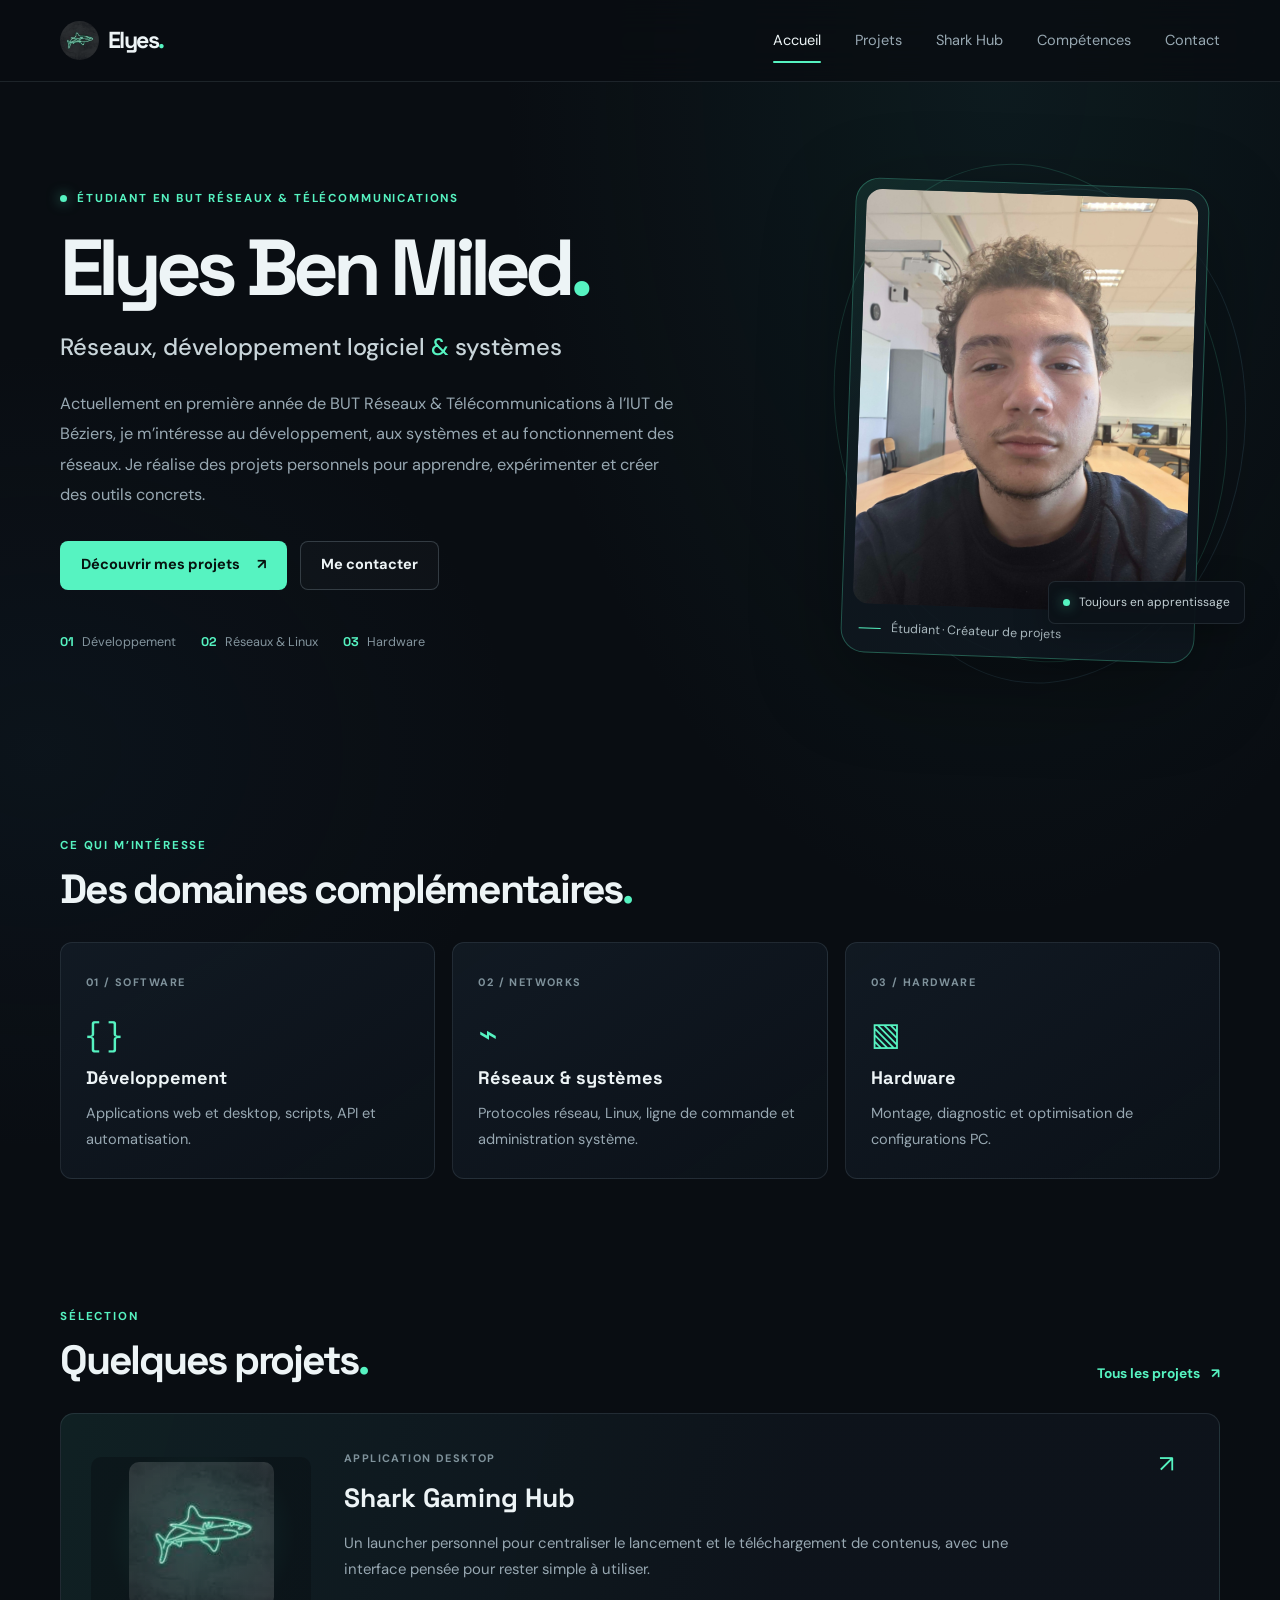
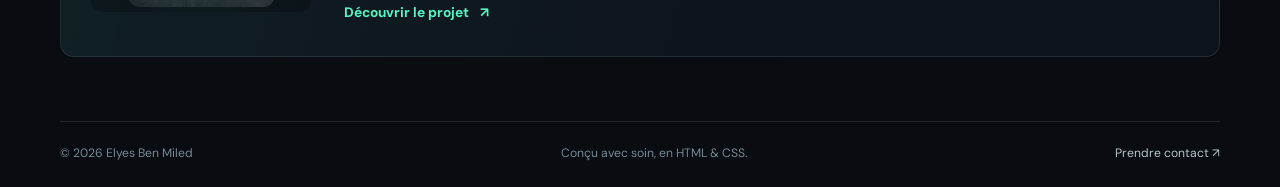
<file: index.html>
<!DOCTYPE html>
<html lang="fr">
<head>
  <meta charset="UTF-8" />
  <meta name="viewport" content="width=device-width, initial-scale=1.0" />
  <meta name="description" content="Portfolio d’Elyes Ben Miled, étudiant en BUT Réseaux & Télécommunications à l’IUT de Béziers. Projets en développement logiciel, réseaux, systèmes et hardware." />
  <meta name="theme-color" content="#090d12" />
  <title>Elyes Ben Miled — Portfolio</title>
  <link rel="preconnect" href="https://fonts.googleapis.com" />
  <link rel="preconnect" href="https://fonts.gstatic.com" crossorigin />
  <link href="https://fonts.googleapis.com/css2?family=DM+Sans:wght@400;500;600;700&family=Space+Grotesk:wght@400;500;600;700&display=swap" rel="stylesheet" />
  <link rel="stylesheet" href="style.css" />
</head>
<body>
  <header class="navbar">
    <a class="brand" href="index.html" aria-label="Elyes — Accueil">
      <img src="shark neon.jpg" alt="" class="brand-mark" />
      <span>Elyes<span class="brand-dot">.</span></span>
    </a>
    <nav aria-label="Navigation principale">
      <a href="index.html" class="active" aria-current="page">Accueil</a>
      <a href="projects.html">Projets</a>
      <a href="software.html">Shark Hub</a>
      <a href="skills.html">Compétences</a>
      <a href="contact.html">Contact</a>
    </nav>
  </header>

  <main>
    <section class="hero container">
      <div class="hero-content">
        <p class="eyebrow"><span class="status-dot"></span> Étudiant en BUT Réseaux & Télécommunications</p>
        <h1>Elyes Ben Miled<span class="accent">.</span></h1>
        <p class="hero-subtitle">Réseaux, développement logiciel <span>&</span> systèmes</p>
        <p class="hero-text">
          Actuellement en première année de BUT Réseaux & Télécommunications à l’IUT de Béziers,
          je m’intéresse au développement, aux systèmes et au fonctionnement des réseaux.
          Je réalise des projets personnels pour apprendre, expérimenter et créer des outils concrets.
        </p>
        <div class="hero-actions">
          <a href="projects.html" class="button button-primary">Découvrir mes projets <span aria-hidden="true">↗</span></a>
          <a href="contact.html" class="button button-secondary">Me contacter</a>
        </div>
        <div class="hero-meta">
          <span><span class="meta-icon">01</span> Développement</span>
          <span><span class="meta-icon">02</span> Réseaux & Linux</span>
          <span><span class="meta-icon">03</span> Hardware</span>
        </div>
      </div>

      <div class="hero-visual">
        <div class="photo-frame">
          <img src="photo.jpg" alt="Portrait d’Elyes Ben Miled" class="profile-photo" />
          <div class="photo-caption">
            <span class="caption-line"></span>
            <span>Étudiant · Créateur de projets</span>
          </div>
        </div>
        <div class="visual-orbit orbit-one"></div>
        <div class="visual-orbit orbit-two"></div>
        <div class="floating-tag"><span class="status-dot"></span> Toujours en apprentissage</div>
      </div>
    </section>

    <section class="focus-section container section-block">
      <div class="section-heading">
        <p class="eyebrow">CE QUI M’INTÉRESSE</p>
        <h2>Des domaines complémentaires<span class="accent">.</span></h2>
      </div>
      <div class="focus-grid">
        <article class="info-card">
          <span class="card-index">01 / SOFTWARE</span>
          <div class="card-symbol" aria-hidden="true">{ }</div>
          <h3>Développement</h3>
          <p>Applications web et desktop, scripts, API et automatisation.</p>
        </article>
        <article class="info-card">
          <span class="card-index">02 / NETWORKS</span>
          <div class="card-symbol" aria-hidden="true">⌁</div>
          <h3>Réseaux & systèmes</h3>
          <p>Protocoles réseau, Linux, ligne de commande et administration système.</p>
        </article>
        <article class="info-card">
          <span class="card-index">03 / HARDWARE</span>
          <div class="card-symbol" aria-hidden="true">▧</div>
          <h3>Hardware</h3>
          <p>Montage, diagnostic et optimisation de configurations PC.</p>
        </article>
      </div>
    </section>

    <section class="featured-section container section-block">
      <div class="section-heading section-heading-row">
        <div>
          <p class="eyebrow">SÉLECTION</p>
          <h2>Quelques projets<span class="accent">.</span></h2>
        </div>
        <a class="text-link" href="projects.html">Tous les projets <span aria-hidden="true">↗</span></a>
      </div>
      <a class="featured-project" href="software.html">
        <div class="featured-project-logo"><img src="shark neon.jpg" alt="Logo Shark Gaming Hub" /></div>
        <div class="featured-project-copy">
          <span class="project-type">APPLICATION DESKTOP</span>
          <h3>Shark Gaming Hub</h3>
          <p>Un launcher personnel pour centraliser le lancement et le téléchargement de contenus, avec une interface pensée pour rester simple à utiliser.</p>
          <span class="text-link">Découvrir le projet <span aria-hidden="true">↗</span></span>
        </div>
        <span class="featured-arrow" aria-hidden="true">↗</span>
      </a>
    </section>
  </main>

  <footer class="site-footer container">
    <span>© 2026 Elyes Ben Miled</span>
    <span>Conçu avec soin, en HTML & CSS.</span>
    <a href="contact.html">Prendre contact ↗</a>
  </footer>
</body>
</html>
</file>
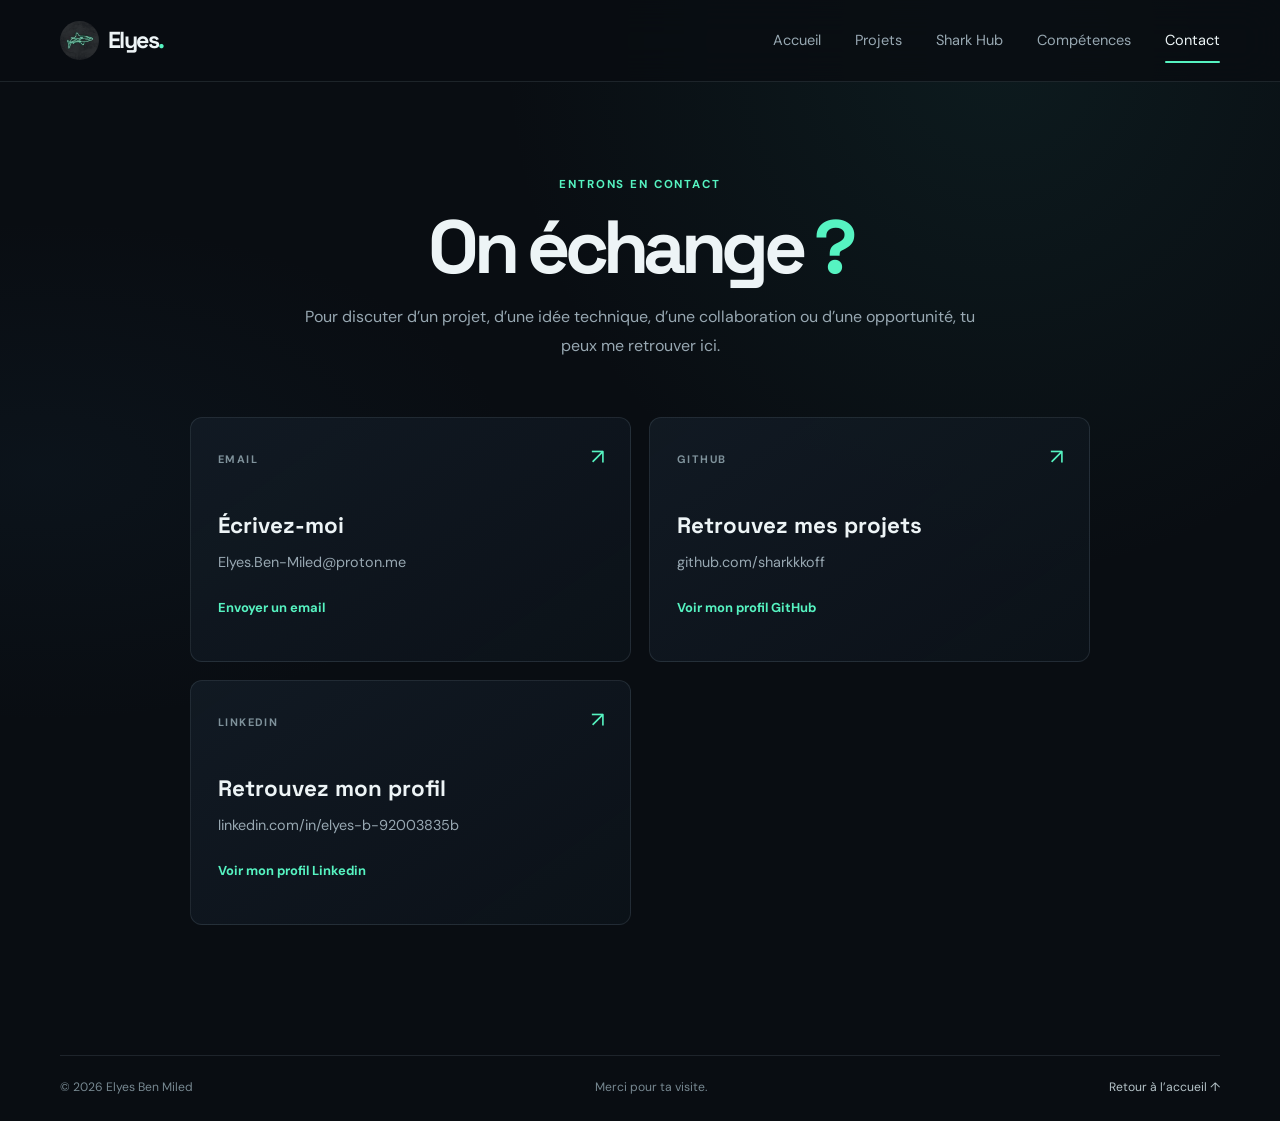
<file: contact.html>
<!DOCTYPE html>
<html lang="fr">
<head>
  <meta charset="UTF-8" />
  <meta name="viewport" content="width=device-width, initial-scale=1.0" />
  <meta name="description" content="Contacter Elyes Ben Miled pour échanger autour d’un projet ou d’une opportunité." />
  <meta name="theme-color" content="#090d12" />
  <title>Contact — Elyes Ben Miled</title>
  <link rel="preconnect" href="https://fonts.googleapis.com" />
  <link rel="preconnect" href="https://fonts.gstatic.com" crossorigin />
  <link href="https://fonts.googleapis.com/css2?family=DM+Sans:wght@400;500;600;700&family=Space+Grotesk:wght@400;500;600;700&display=swap" rel="stylesheet" />
  <link rel="stylesheet" href="style.css" />
</head>
<body>
  <header class="navbar">
    <a class="brand" href="index.html" aria-label="Elyes — Accueil"><img src="shark neon.jpg" alt="" class="brand-mark" /><span>Elyes<span class="brand-dot">.</span></span></a>
    <nav aria-label="Navigation principale">
      <a href="index.html">Accueil</a><a href="projects.html">Projets</a><a href="software.html">Shark Hub</a><a href="skills.html">Compétences</a><a href="contact.html" class="active" aria-current="page">Contact</a>
    </nav>
  </header>

  <main>
    <section class="page-hero container contact-hero">
      <p class="eyebrow">ENTRONS EN CONTACT</p>
      <h1>On échange<span class="accent"> ?</span></h1>
      <p>Pour discuter d’un projet, d’une idée technique, d’une collaboration ou d’une opportunité, tu peux me retrouver ici.</p>
    </section>

    <section class="contact-grid container">
      <a class="contact-card" href="mailto:Elyes.Ben-Miled@proton.me">
        <span class="contact-label">EMAIL</span>
        <span class="contact-icon" aria-hidden="true">↗</span>
        <h2>Écrivez-moi</h2>
        <p>Elyes.Ben-Miled@proton.me</p>
        <span class="contact-action">Envoyer un email</span>
      </a>
      <a class="contact-card" href="https://github.com/sharkkkoff" target="_blank" rel="noopener noreferrer">
        <span class="contact-label">GITHUB</span>
        <span class="contact-icon" aria-hidden="true">↗</span>
        <h2>Retrouvez mes projets</h2>
        <p>github.com/sharkkkoff</p>
        <span class="contact-action">Voir mon profil GitHub</span>
      </a>
      <a class="contact-card" href="https://www.linkedin.com/in/elyes-b-92003835b/" target="_blank" rel="noopener noreferrer">
        <span class="contact-label">LINKEDIN</span>
        <span class="contact-icon" aria-hidden="true">↗</span>
        <h2>Retrouvez mon profil</h2>
        <p>linkedin.com/in/elyes-b-92003835b</p>
        <span class="contact-action">Voir mon profil Linkedin</span>
      </a>
    </section>
  </main>

  <footer class="site-footer container"><span>© 2026 Elyes Ben Miled</span><span>Merci pour ta visite.</span><a href="index.html">Retour à l’accueil ↑</a></footer>
</body>
</html>
</file>
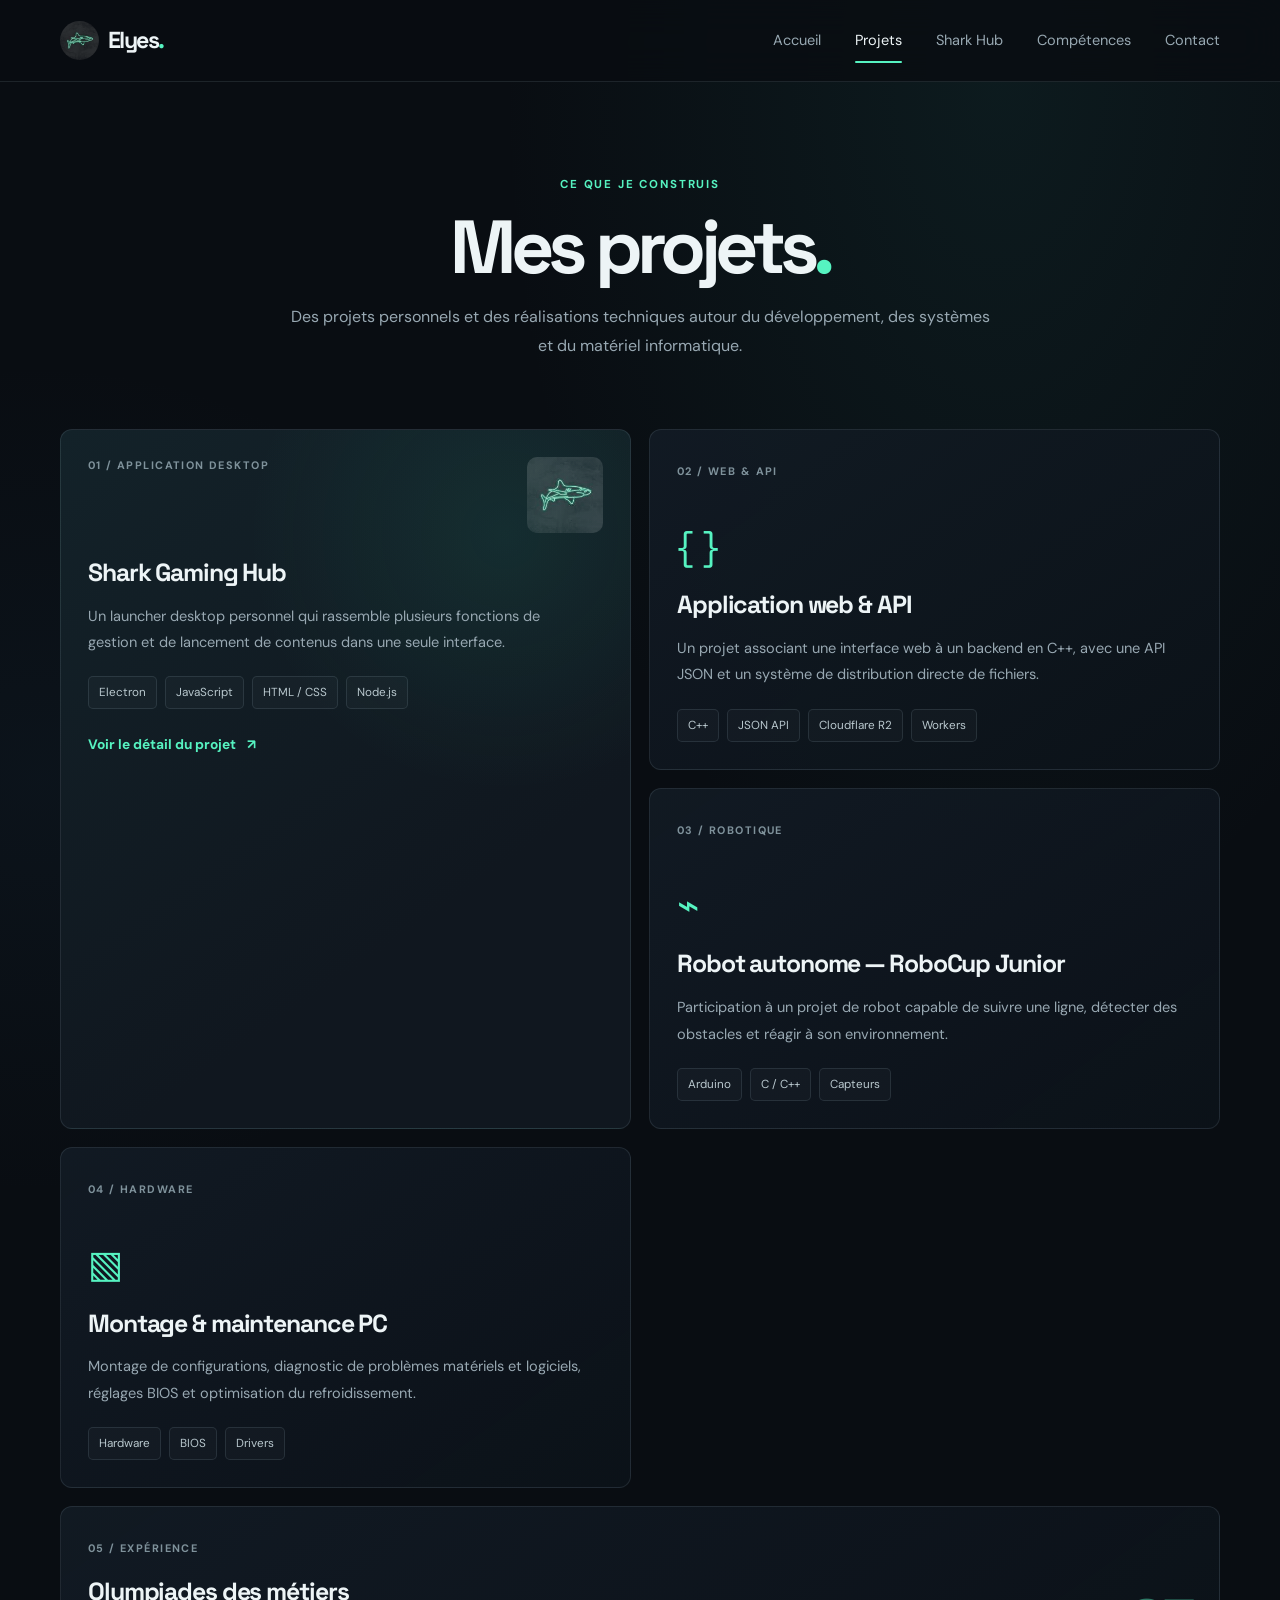
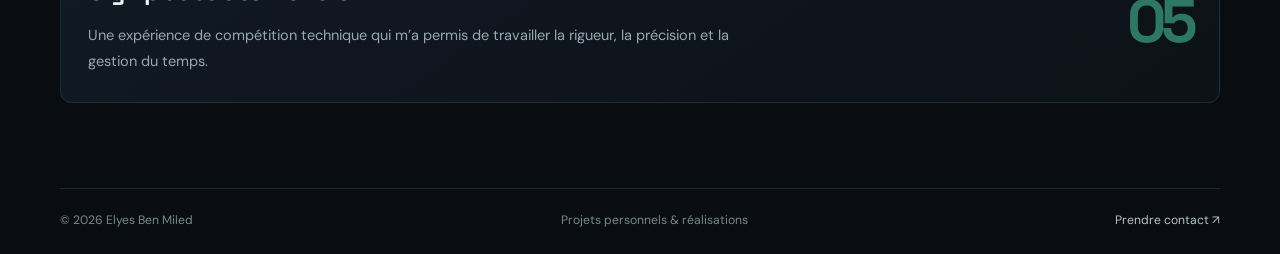
<file: projects.html>
<!DOCTYPE html>
<html lang="fr">
<head>
  <meta charset="UTF-8" />
  <meta name="viewport" content="width=device-width, initial-scale=1.0" />
  <meta name="description" content="Projets personnels et réalisations techniques d’Elyes Ben Miled." />
  <meta name="theme-color" content="#090d12" />
  <title>Projets — Elyes Ben Miled</title>
  <link rel="preconnect" href="https://fonts.googleapis.com" />
  <link rel="preconnect" href="https://fonts.gstatic.com" crossorigin />
  <link href="https://fonts.googleapis.com/css2?family=DM+Sans:wght@400;500;600;700&family=Space+Grotesk:wght@400;500;600;700&display=swap" rel="stylesheet" />
  <link rel="stylesheet" href="style.css" />
</head>
<body>
  <header class="navbar">
    <a class="brand" href="index.html" aria-label="Elyes — Accueil"><img src="shark neon.jpg" alt="" class="brand-mark" /><span>Elyes<span class="brand-dot">.</span></span></a>
    <nav aria-label="Navigation principale">
      <a href="index.html">Accueil</a>
      <a href="projects.html" class="active" aria-current="page">Projets</a>
      <a href="software.html">Shark Hub</a>
      <a href="skills.html">Compétences</a>
      <a href="contact.html">Contact</a>
    </nav>
  </header>

  <main>
    <section class="page-hero container">
      <p class="eyebrow">CE QUE JE CONSTRUIS</p>
      <h1>Mes projets<span class="accent">.</span></h1>
      <p>Des projets personnels et des réalisations techniques autour du développement, des systèmes et du matériel informatique.</p>
    </section>

    <section class="projects-layout container">
      <article class="project-card project-card-featured">
        <div class="project-card-top">
          <span class="project-type">01 / APPLICATION DESKTOP</span>
          <img src="shark neon.jpg" alt="Logo Shark Gaming Hub" class="project-logo" />
        </div>
        <h2>Shark Gaming Hub</h2>
        <p>Un launcher desktop personnel qui rassemble plusieurs fonctions de gestion et de lancement de contenus dans une seule interface.</p>
        <div class="tag-list"><span>Electron</span><span>JavaScript</span><span>HTML / CSS</span><span>Node.js</span></div>
        <a class="text-link" href="software.html">Voir le détail du projet <span aria-hidden="true">↗</span></a>
      </article>

      <article class="project-card">
        <span class="project-type">02 / WEB & API</span>
        <div class="card-symbol large-symbol" aria-hidden="true">{ }</div>
        <h2>Application web & API</h2>
        <p>Un projet associant une interface web à un backend en C++, avec une API JSON et un système de distribution directe de fichiers.</p>
        <div class="tag-list"><span>C++</span><span>JSON API</span><span>Cloudflare R2</span><span>Workers</span></div>
      </article>

      <article class="project-card">
        <span class="project-type">03 / ROBOTIQUE</span>
        <div class="card-symbol large-symbol" aria-hidden="true">⌁</div>
        <h2>Robot autonome — RoboCup Junior</h2>
        <p>Participation à un projet de robot capable de suivre une ligne, détecter des obstacles et réagir à son environnement.</p>
        <div class="tag-list"><span>Arduino</span><span>C / C++</span><span>Capteurs</span></div>
      </article>

      <article class="project-card">
        <span class="project-type">04 / HARDWARE</span>
        <div class="card-symbol large-symbol" aria-hidden="true">▧</div>
        <h2>Montage & maintenance PC</h2>
        <p>Montage de configurations, diagnostic de problèmes matériels et logiciels, réglages BIOS et optimisation du refroidissement.</p>
        <div class="tag-list"><span>Hardware</span><span>BIOS</span><span>Drivers</span></div>
      </article>

      <article class="project-card project-card-wide">
        <span class="project-type">05 / EXPÉRIENCE</span>
        <div class="wide-card-content">
          <div>
            <h2>Olympiades des métiers</h2>
            <p>Une expérience de compétition technique qui m’a permis de travailler la rigueur, la précision et la gestion du temps.</p>
          </div>
          <span class="experience-mark" aria-hidden="true">05</span>
        </div>
      </article>
    </section>
  </main>

  <footer class="site-footer container">
    <span>© 2026 Elyes Ben Miled</span><span>Projets personnels & réalisations</span><a href="contact.html">Prendre contact ↗</a>
  </footer>
</body>
</html>
</file>
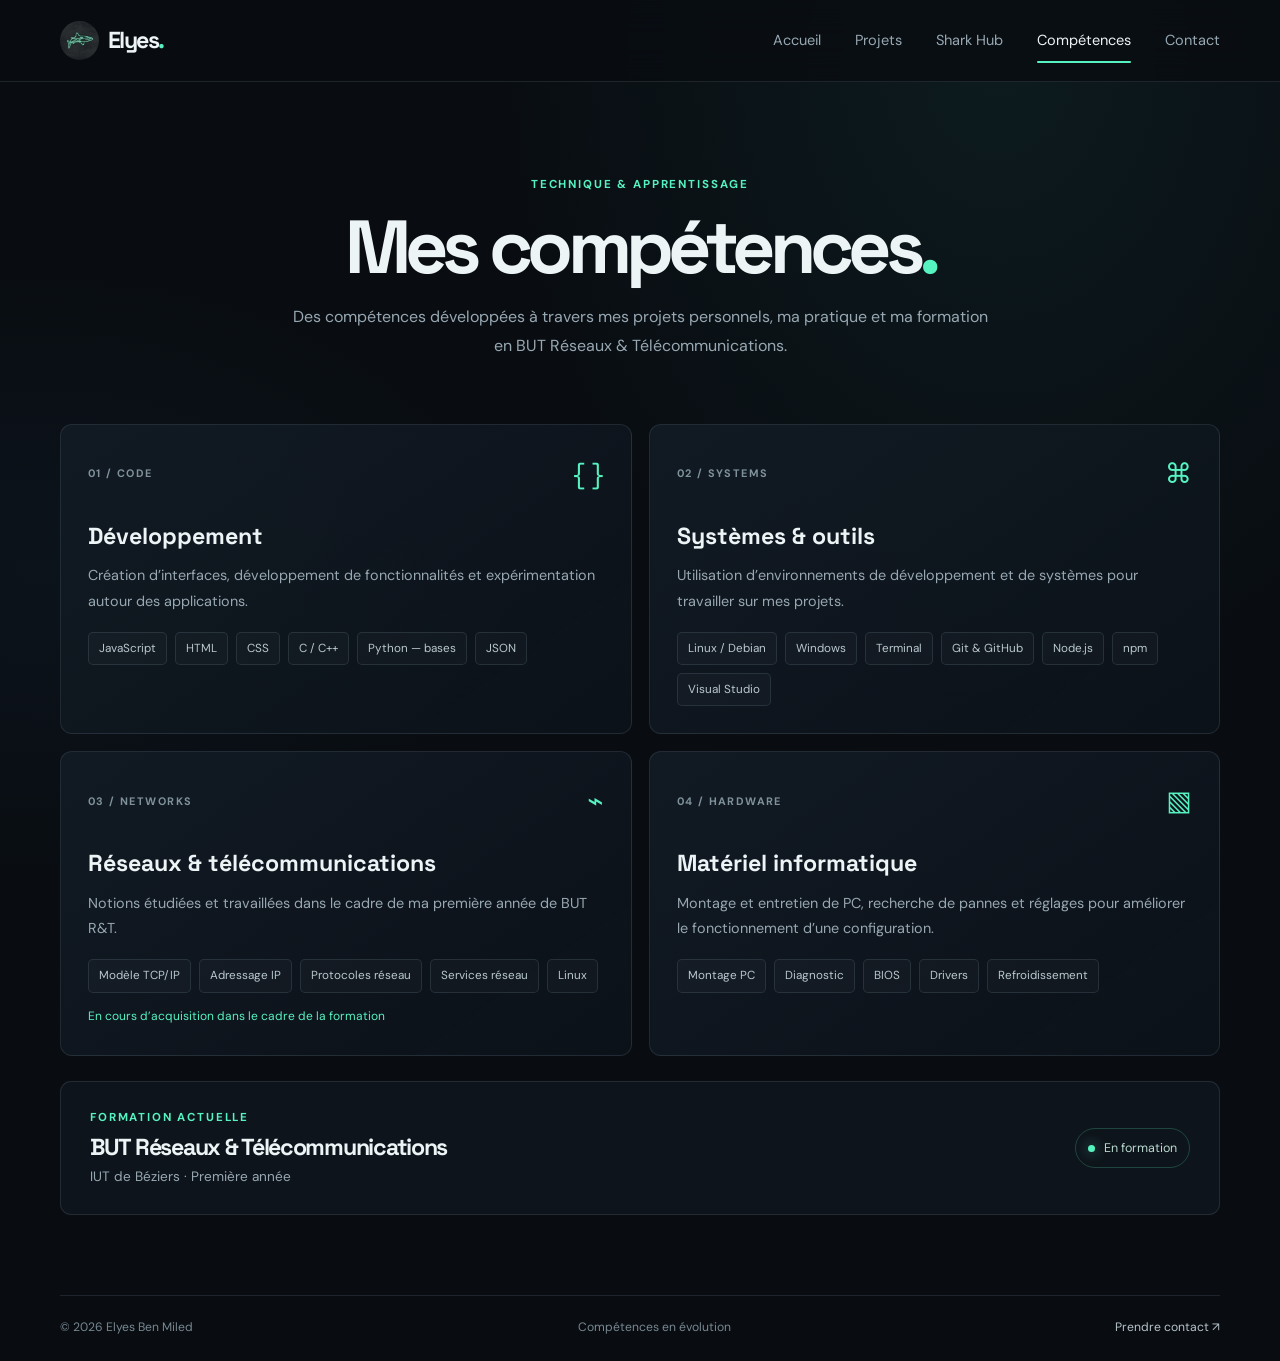
<file: skills.html>
<!DOCTYPE html>
<html lang="fr">
<head>
  <meta charset="UTF-8" />
  <meta name="viewport" content="width=device-width, initial-scale=1.0" />
  <meta name="description" content="Compétences et domaines d’apprentissage d’Elyes Ben Miled en développement, réseaux, systèmes et hardware." />
  <meta name="theme-color" content="#090d12" />
  <title>Compétences — Elyes Ben Miled</title>
  <link rel="preconnect" href="https://fonts.googleapis.com" />
  <link rel="preconnect" href="https://fonts.gstatic.com" crossorigin />
  <link href="https://fonts.googleapis.com/css2?family=DM+Sans:wght@400;500;600;700&family=Space+Grotesk:wght@400;500;600;700&display=swap" rel="stylesheet" />
  <link rel="stylesheet" href="style.css" />
</head>
<body>
  <header class="navbar">
    <a class="brand" href="index.html" aria-label="Elyes — Accueil"><img src="shark neon.jpg" alt="" class="brand-mark" /><span>Elyes<span class="brand-dot">.</span></span></a>
    <nav aria-label="Navigation principale">
      <a href="index.html">Accueil</a><a href="projects.html">Projets</a><a href="software.html">Shark Hub</a><a href="skills.html" class="active" aria-current="page">Compétences</a><a href="contact.html">Contact</a>
    </nav>
  </header>

  <main>
    <section class="page-hero container">
      <p class="eyebrow">TECHNIQUE & APPRENTISSAGE</p>
      <h1>Mes compétences<span class="accent">.</span></h1>
      <p>Des compétences développées à travers mes projets personnels, ma pratique et ma formation en BUT Réseaux & Télécommunications.</p>
    </section>

    <section class="skills-layout container">
      <article class="skill-panel">
        <div class="skill-panel-heading"><span class="card-index">01 / CODE</span><span class="panel-icon">{ }</span></div>
        <h2>Développement</h2>
        <p>Création d’interfaces, développement de fonctionnalités et expérimentation autour des applications.</p>
        <div class="skill-pills"><span>JavaScript</span><span>HTML</span><span>CSS</span><span>C / C++</span><span>Python — bases</span><span>JSON</span></div>
      </article>

      <article class="skill-panel">
        <div class="skill-panel-heading"><span class="card-index">02 / SYSTEMS</span><span class="panel-icon">⌘</span></div>
        <h2>Systèmes & outils</h2>
        <p>Utilisation d’environnements de développement et de systèmes pour travailler sur mes projets.</p>
        <div class="skill-pills"><span>Linux / Debian</span><span>Windows</span><span>Terminal</span><span>Git & GitHub</span><span>Node.js</span><span>npm</span><span>Visual Studio</span></div>
      </article>

      <article class="skill-panel">
        <div class="skill-panel-heading"><span class="card-index">03 / NETWORKS</span><span class="panel-icon">⌁</span></div>
        <h2>Réseaux & télécommunications</h2>
        <p>Notions étudiées et travaillées dans le cadre de ma première année de BUT R&T.</p>
        <div class="skill-pills"><span>Modèle TCP/IP</span><span>Adressage IP</span><span>Protocoles réseau</span><span>Services réseau</span><span>Linux</span></div>
        <span class="learning-note">En cours d’acquisition dans le cadre de la formation</span>
      </article>

      <article class="skill-panel">
        <div class="skill-panel-heading"><span class="card-index">04 / HARDWARE</span><span class="panel-icon">▧</span></div>
        <h2>Matériel informatique</h2>
        <p>Montage et entretien de PC, recherche de pannes et réglages pour améliorer le fonctionnement d’une configuration.</p>
        <div class="skill-pills"><span>Montage PC</span><span>Diagnostic</span><span>BIOS</span><span>Drivers</span><span>Refroidissement</span></div>
      </article>
    </section>

    <section class="container learning-banner">
      <div><p class="eyebrow">FORMATION ACTUELLE</p><h2>BUT Réseaux & Télécommunications</h2><p>IUT de Béziers · Première année</p></div>
      <span class="learning-badge"><span class="status-dot"></span> En formation</span>
    </section>
  </main>

  <footer class="site-footer container"><span>© 2026 Elyes Ben Miled</span><span>Compétences en évolution</span><a href="contact.html">Prendre contact ↗</a></footer>
</body>
</html>
</file>
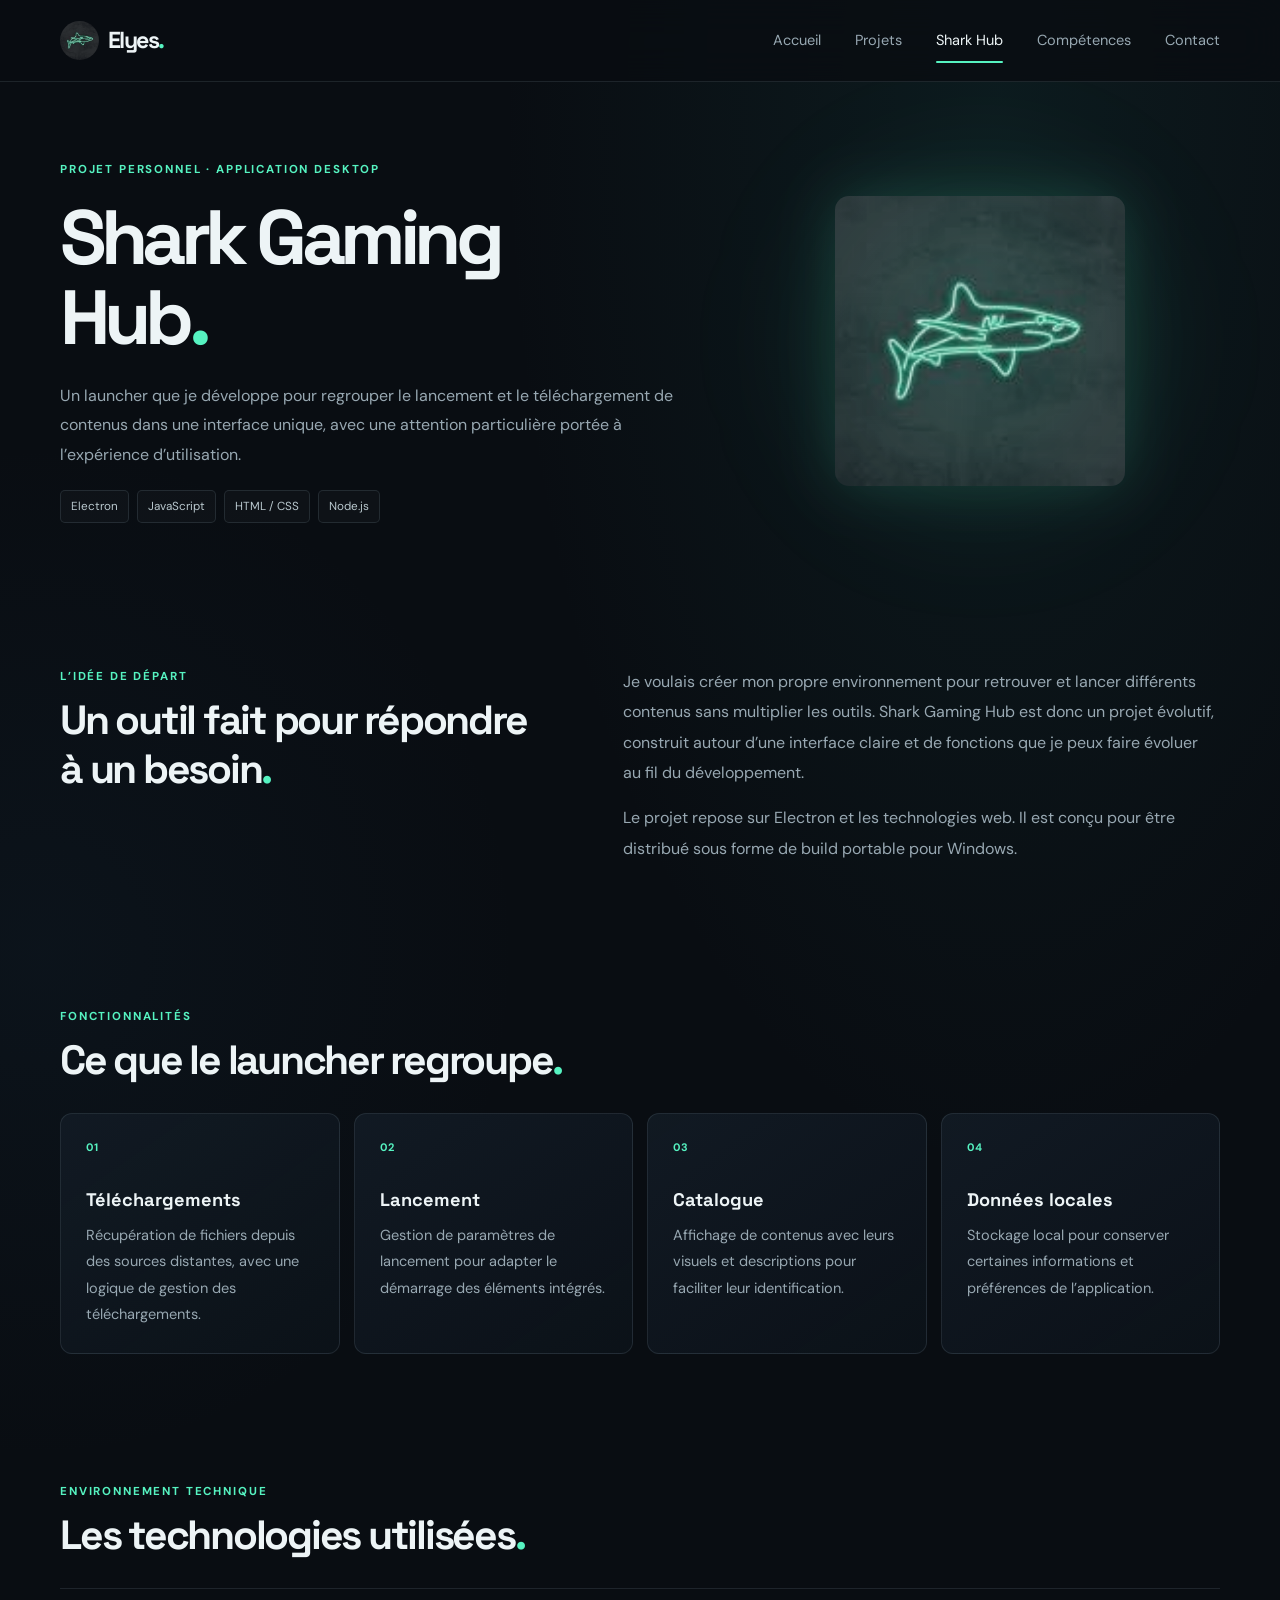
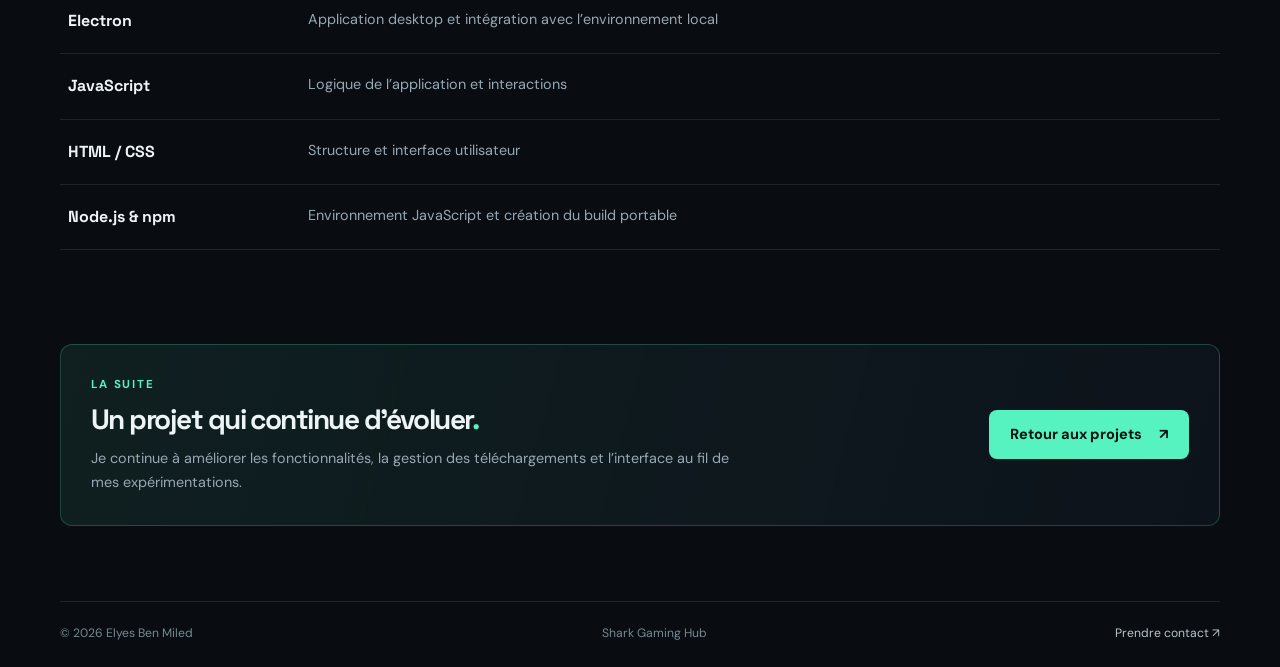
<file: software.html>
<!DOCTYPE html>
<html lang="fr">
<head>
  <meta charset="UTF-8" />
  <meta name="viewport" content="width=device-width, initial-scale=1.0" />
  <meta name="description" content="Présentation de Shark Gaming Hub, application desktop développée par Elyes Ben Miled." />
  <meta name="theme-color" content="#090d12" />
  <title>Shark Gaming Hub — Elyes Ben Miled</title>
  <link rel="preconnect" href="https://fonts.googleapis.com" />
  <link rel="preconnect" href="https://fonts.gstatic.com" crossorigin />
  <link href="https://fonts.googleapis.com/css2?family=DM+Sans:wght@400;500;600;700&family=Space+Grotesk:wght@400;500;600;700&display=swap" rel="stylesheet" />
  <link rel="stylesheet" href="style.css" />
</head>
<body>
  <header class="navbar">
    <a class="brand" href="index.html" aria-label="Elyes — Accueil"><img src="shark neon.jpg" alt="" class="brand-mark" /><span>Elyes<span class="brand-dot">.</span></span></a>
    <nav aria-label="Navigation principale">
      <a href="index.html">Accueil</a><a href="projects.html">Projets</a><a href="software.html" class="active" aria-current="page">Shark Hub</a><a href="skills.html">Compétences</a><a href="contact.html">Contact</a>
    </nav>
  </header>

  <main>
    <section class="shark-hero container">
      <div class="shark-hero-copy">
        <p class="eyebrow">PROJET PERSONNEL · APPLICATION DESKTOP</p>
        <h1>Shark Gaming<br />Hub<span class="accent">.</span></h1>
        <p>Un launcher que je développe pour regrouper le lancement et le téléchargement de contenus dans une interface unique, avec une attention particulière portée à l’expérience d’utilisation.</p>
        <div class="tag-list"><span>Electron</span><span>JavaScript</span><span>HTML / CSS</span><span>Node.js</span></div>
      </div>
      <div class="shark-hero-art"><div class="shark-glow"></div><img src="shark neon.jpg" alt="Logo néon Shark Gaming Hub" /></div>
    </section>

    <section class="container section-block software-intro">
      <div class="section-heading">
        <p class="eyebrow">L’IDÉE DE DÉPART</p>
        <h2>Un outil fait pour répondre à un besoin<span class="accent">.</span></h2>
      </div>
      <div class="intro-copy">
        <p>Je voulais créer mon propre environnement pour retrouver et lancer différents contenus sans multiplier les outils. Shark Gaming Hub est donc un projet évolutif, construit autour d’une interface claire et de fonctions que je peux faire évoluer au fil du développement.</p>
        <p>Le projet repose sur Electron et les technologies web. Il est conçu pour être distribué sous forme de build portable pour Windows.</p>
      </div>
    </section>

    <section class="container section-block">
      <div class="section-heading">
        <p class="eyebrow">FONCTIONNALITÉS</p>
        <h2>Ce que le launcher regroupe<span class="accent">.</span></h2>
      </div>
      <div class="feature-grid">
        <article class="info-card"><span class="card-index">01</span><h3>Téléchargements</h3><p>Récupération de fichiers depuis des sources distantes, avec une logique de gestion des téléchargements.</p></article>
        <article class="info-card"><span class="card-index">02</span><h3>Lancement</h3><p>Gestion de paramètres de lancement pour adapter le démarrage des éléments intégrés.</p></article>
        <article class="info-card"><span class="card-index">03</span><h3>Catalogue</h3><p>Affichage de contenus avec leurs visuels et descriptions pour faciliter leur identification.</p></article>
        <article class="info-card"><span class="card-index">04</span><h3>Données locales</h3><p>Stockage local pour conserver certaines informations et préférences de l’application.</p></article>
      </div>
    </section>

    <section class="container section-block stack-section">
      <div class="section-heading">
        <p class="eyebrow">ENVIRONNEMENT TECHNIQUE</p>
        <h2>Les technologies utilisées<span class="accent">.</span></h2>
      </div>
      <div class="stack-list">
        <div><strong>Electron</strong><span>Application desktop et intégration avec l’environnement local</span></div>
        <div><strong>JavaScript</strong><span>Logique de l’application et interactions</span></div>
        <div><strong>HTML / CSS</strong><span>Structure et interface utilisateur</span></div>
        <div><strong>Node.js & npm</strong><span>Environnement JavaScript et création du build portable</span></div>
      </div>
    </section>

    <section class="container next-step-card">
      <div><p class="eyebrow">LA SUITE</p><h2>Un projet qui continue d’évoluer<span class="accent">.</span></h2><p>Je continue à améliorer les fonctionnalités, la gestion des téléchargements et l’interface au fil de mes expérimentations.</p></div>
      <a class="button button-primary" href="projects.html">Retour aux projets <span aria-hidden="true">↗</span></a>
    </section>
  </main>

  <footer class="site-footer container"><span>© 2026 Elyes Ben Miled</span><span>Shark Gaming Hub</span><a href="contact.html">Prendre contact ↗</a></footer>
</body>
</html>
</file>
<file: style.css>
:root {
  color-scheme: dark;
  --bg: #090d12;
  --surface: #10171f;
  --surface-soft: #0d141b;
  --line: rgba(180, 205, 220, 0.12);
  --text: #edf4f6;
  --muted: #98a8b2;
  --accent: #56f3c1;
  --accent-strong: #8effd9;
  --font-body: "DM Sans", system-ui, -apple-system, BlinkMacSystemFont, sans-serif;
  --font-display: "Space Grotesk", var(--font-body);
  --container: 1160px;
}

* { box-sizing: border-box; }
html { scroll-behavior: smooth; }
body {
  margin: 0;
  padding-top: 82px;
  background:
    radial-gradient(ellipse at 78% 4%, rgba(35, 111, 105, 0.14), transparent 31rem),
    radial-gradient(ellipse at 3% 42%, rgba(34, 75, 106, 0.10), transparent 30rem),
    var(--bg);
  color: var(--text);
  font-family: var(--font-body);
  line-height: 1.65;
  min-width: 320px;
}
a { color: inherit; }
img { display: block; max-width: 100%; }
.container { width: min(var(--container), calc(100% - 64px)); margin-inline: auto; }
.accent, .brand-dot { color: var(--accent); }

.navbar {
  position: fixed;
  inset: 0 0 auto;
  z-index: 100;
  min-height: 82px;
  padding: 0 max(32px, calc((100vw - var(--container)) / 2));
  display: flex;
  align-items: center;
  justify-content: space-between;
  gap: 28px;
  background: rgba(9, 13, 18, 0.82);
  border-bottom: 1px solid var(--line);
  backdrop-filter: blur(18px);
  -webkit-backdrop-filter: blur(18px);
}
.brand {
  display: inline-flex;
  align-items: center;
  gap: 9px;
  flex: 0 0 auto;
  text-decoration: none;
  font-family: var(--font-display);
  font-size: 1.45rem;
  font-weight: 700;
  letter-spacing: -0.07em;
}
.brand-mark { width: 39px; height: 39px; object-fit: cover; border-radius: 50%; mix-blend-mode: screen; }
.navbar nav { display: flex; align-items: center; gap: clamp(17px, 2.7vw, 34px); }
.navbar nav a {
  position: relative;
  padding: 29px 0 27px;
  color: var(--muted);
  font-size: 0.91rem;
  text-decoration: none;
  transition: color 180ms ease;
  white-space: nowrap;
}
.navbar nav a::after {
  content: "";
  position: absolute;
  right: 0;
  bottom: 18px;
  left: 0;
  height: 2px;
  border-radius: 2px;
  background: var(--accent);
  transform: scaleX(0);
  transform-origin: left;
  transition: transform 180ms ease;
}
.navbar nav a:hover, .navbar nav a.active { color: var(--text); }
.navbar nav a:hover::after, .navbar nav a.active::after { transform: scaleX(1); }

.hero {
  min-height: 650px;
  padding-top: 83px;
  padding-bottom: 96px;
  display: grid;
  grid-template-columns: minmax(0, 1.2fr) minmax(300px, 0.8fr);
  align-items: center;
  gap: 80px;
}
.hero-content { position: relative; z-index: 2; }
.eyebrow {
  margin: 0 0 19px;
  color: var(--accent);
  font-size: 0.72rem;
  font-weight: 700;
  letter-spacing: 0.16em;
  text-transform: uppercase;
}
.hero .eyebrow { display: flex; align-items: center; gap: 10px; }
.status-dot { display: inline-block; width: 7px; height: 7px; flex: 0 0 7px; border-radius: 50%; background: var(--accent); box-shadow: 0 0 13px rgba(86, 243, 193, 0.65); }
h1, h2, h3, p { overflow-wrap: break-word; }
h1, h2, h3 { font-family: var(--font-display); }
.hero h1, .page-hero h1, .shark-hero h1 {
  margin: 0;
  font-family: var(--font-display);
  font-size: clamp(3.1rem, 6.2vw, 5.3rem);
  line-height: 1.04;
  letter-spacing: -0.075em;
}
.hero-subtitle { margin: 19px 0 0; color: #c9d5da; font-size: clamp(1.15rem, 2vw, 1.48rem); font-weight: 500; }
.hero-subtitle span { color: var(--accent); }
.hero-text { max-width: 620px; margin: 22px 0 0; color: var(--muted); font-size: 1.02rem; line-height: 1.85; }
.hero-actions { display: flex; flex-wrap: wrap; gap: 13px; margin-top: 31px; }
.button {
  min-height: 49px;
  display: inline-flex;
  align-items: center;
  justify-content: center;
  gap: 17px;
  padding: 0 20px;
  border: 1px solid transparent;
  border-radius: 8px;
  font-size: 0.91rem;
  font-weight: 700;
  text-decoration: none;
  transition: transform 180ms ease, border-color 180ms ease, background 180ms ease;
}
.button:hover { transform: translateY(-2px); }
.button-primary { color: #07130f; background: var(--accent); }
.button-primary:hover { background: var(--accent-strong); }
.button-secondary { color: var(--text); border-color: rgba(180, 205, 220, 0.22); background: rgba(255, 255, 255, 0.025); }
.button-secondary:hover { border-color: rgba(86, 243, 193, 0.55); background: rgba(86, 243, 193, 0.06); }
.hero-meta { display: flex; flex-wrap: wrap; gap: 17px 25px; margin-top: 42px; color: #84959e; font-size: 0.79rem; }
.hero-meta > span { display: inline-flex; align-items: center; gap: 8px; }
.meta-icon { color: var(--accent); font-family: var(--font-display); font-weight: 700; }
.hero-visual { position: relative; width: min(100%, 390px); justify-self: end; padding: 18px; }
.photo-frame { position: relative; z-index: 2; overflow: hidden; padding: 10px; border: 1px solid rgba(86, 243, 193, 0.28); border-radius: 24px; background: linear-gradient(145deg, rgba(86,243,193,0.09), rgba(15,23,31,0.92) 55%); box-shadow: 0 25px 90px rgba(0, 0, 0, 0.33); transform: rotate(2deg); }
.profile-photo { width: 100%; aspect-ratio: 4 / 5; border-radius: 16px; object-fit: cover; object-position: center 37%; filter: saturate(0.9); }
.photo-caption { display: flex; align-items: center; gap: 10px; padding: 14px 7px 4px; color: #aab9bf; font-size: 0.77rem; }
.caption-line { width: 22px; height: 1px; background: var(--accent); }
.visual-orbit { position: absolute; border: 1px solid rgba(86, 243, 193, 0.16); border-radius: 50%; }
.orbit-one { inset: -3px -5px 12px 6px; transform: rotate(-11deg); }
.orbit-two { inset: 22px -24px -9px 37px; border-color: rgba(95, 153, 177, 0.17); transform: rotate(10deg); }
.floating-tag { position: absolute; z-index: 3; right: -25px; bottom: 52px; display: flex; align-items: center; gap: 9px; padding: 11px 14px; border: 1px solid var(--line); border-radius: 7px; background: rgba(12, 19, 25, 0.94); color: #c3d0d4; font-size: 0.75rem; box-shadow: 0 10px 35px rgba(0, 0, 0, 0.25); }

.section-block { padding-top: 64px; padding-bottom: 64px; }
.section-heading { margin-bottom: 28px; }
.section-heading .eyebrow { margin-bottom: 10px; }
.section-heading h2, .next-step-card h2, .learning-banner h2 { margin: 0; font-size: clamp(1.8rem, 3.2vw, 2.55rem); line-height: 1.2; letter-spacing: -0.055em; }
.focus-grid { display: grid; grid-template-columns: repeat(3, minmax(0, 1fr)); gap: 17px; }
.info-card, .project-card, .skill-panel {
  position: relative;
  overflow: hidden;
  padding: 25px;
  border: 1px solid var(--line);
  border-radius: 12px;
  background: linear-gradient(145deg, rgba(18, 27, 36, 0.95), rgba(12, 18, 25, 0.92));
  transition: border-color 180ms ease, transform 180ms ease, background 180ms ease;
}
.info-card:hover, .project-card:hover, .skill-panel:hover { border-color: rgba(86, 243, 193, 0.34); transform: translateY(-3px); }
.card-index, .project-type, .contact-label { color: #7f929b; font-size: 0.68rem; font-weight: 700; letter-spacing: 0.13em; }
.card-symbol { margin: 23px 0 13px; color: var(--accent); font-family: var(--font-display); font-size: 2rem; line-height: 1; }
.info-card h3 { margin: 0 0 8px; font-size: 1.14rem; }
.info-card p, .project-card p { margin: 0; color: var(--muted); font-size: 0.91rem; line-height: 1.8; }
.section-heading-row { display: flex; justify-content: space-between; align-items: end; gap: 20px; }
.text-link { display: inline-flex; align-items: center; gap: 11px; color: var(--accent); font-size: 0.86rem; font-weight: 700; text-decoration: none; }
.text-link:hover { color: var(--accent-strong); }
.featured-project { position: relative; display: grid; grid-template-columns: 220px 1fr 30px; align-items: center; gap: 33px; padding: 30px; border: 1px solid var(--line); border-radius: 14px; background: linear-gradient(105deg, rgba(17, 34, 37, 0.92), rgba(14, 20, 28, 0.96) 62%); text-decoration: none; transition: border-color 180ms ease, transform 180ms ease; }
.featured-project:hover { border-color: rgba(86, 243, 193, 0.42); transform: translateY(-3px); }
.featured-project-logo { display: grid; place-items: center; min-height: 155px; border-radius: 10px; background: radial-gradient(circle, rgba(49, 203, 160, 0.12), rgba(6, 11, 15, 0.4) 70%); }
.featured-project-logo img { width: 145px; height: 145px; border-radius: 10px; object-fit: cover; mix-blend-mode: screen; }
.project-type { display: inline-block; margin-bottom: 9px; }
.featured-project h3 { margin: 0 0 9px; font-size: 1.65rem; }
.featured-project p { max-width: 680px; margin: 0 0 16px; color: var(--muted); font-size: 0.93rem; line-height: 1.8; }
.featured-arrow { align-self: start; color: var(--accent); font-size: 1.5rem; }

.page-hero { padding-top: 93px; padding-bottom: 48px; text-align: center; }
.page-hero .eyebrow { margin-bottom: 14px; }
.page-hero h1 { font-size: clamp(2.9rem, 6vw, 4.7rem); }
.page-hero > p:last-child { max-width: 700px; margin: 17px auto 0; color: var(--muted); font-size: 1rem; line-height: 1.8; }
.projects-layout { display: grid; grid-template-columns: repeat(2, minmax(0, 1fr)); gap: 18px; padding-top: 20px; padding-bottom: 85px; }
.project-card { min-height: 310px; padding: 27px; }
.project-card-featured { grid-row: span 2; min-height: 100%; background: radial-gradient(circle at 78% 15%, rgba(51, 202, 160, 0.1), transparent 16rem), linear-gradient(145deg, #132229, #10171f 68%); }
.project-card-top { display: flex; justify-content: space-between; align-items: flex-start; }
.project-logo { width: 76px; height: 76px; object-fit: cover; border-radius: 10px; mix-blend-mode: screen; }
.project-card h2 { margin: 20px 0 10px; font-size: 1.55rem; letter-spacing: -0.045em; }
.project-card-featured > p { max-width: 460px; }
.project-card .text-link { margin-top: 24px; }
.tag-list, .skill-pills { display: flex; flex-wrap: wrap; gap: 8px; margin-top: 20px; }
.tag-list span, .skill-pills span { padding: 6px 10px; border: 1px solid rgba(180, 205, 220, 0.13); border-radius: 5px; background: rgba(255, 255, 255, 0.025); color: #b9c8ce; font-size: 0.73rem; }
.large-symbol { margin-top: 38px; font-size: 2.35rem; }
.project-card-wide { grid-column: 1 / -1; min-height: auto; }
.wide-card-content { display: flex; align-items: center; justify-content: space-between; gap: 24px; }
.project-card-wide h2 { margin-top: 5px; }
.project-card-wide p { max-width: 660px; }
.experience-mark { color: rgba(86, 243, 193, 0.45); font-family: var(--font-display); font-size: 3.8rem; font-weight: 700; letter-spacing: -0.08em; }

.shark-hero { position: relative; min-height: 520px; display: grid; grid-template-columns: 1.15fr 0.85fr; align-items: center; gap: 30px; padding-top: 78px; padding-bottom: 80px; }
.shark-hero h1 { font-size: clamp(3.2rem, 6vw, 5.1rem); }
.shark-hero-copy > p:not(.eyebrow) { max-width: 620px; margin: 23px 0 0; color: var(--muted); line-height: 1.85; }
.shark-hero-art { position: relative; display: grid; place-items: center; min-height: 320px; }
.shark-hero-art img { position: relative; z-index: 1; width: min(100%, 290px); border-radius: 14px; mix-blend-mode: screen; filter: drop-shadow(0 0 28px rgba(71, 245, 190, 0.15)); }
.shark-glow { position: absolute; width: 300px; height: 300px; border-radius: 50%; background: rgba(63, 220, 174, 0.12); filter: blur(70px); }
.software-intro { display: grid; grid-template-columns: 0.9fr 1.1fr; gap: 75px; align-items: start; }
.software-intro .section-heading { margin: 0; }
.intro-copy p { margin: 0 0 15px; color: var(--muted); line-height: 1.9; }
.feature-grid { display: grid; grid-template-columns: repeat(4, minmax(0, 1fr)); gap: 14px; }
.feature-grid .info-card { min-height: 225px; }
.feature-grid .card-index { display: block; color: var(--accent); }
.feature-grid .info-card h3 { margin-top: 28px; }
.stack-list { border-top: 1px solid var(--line); }
.stack-list > div { display: grid; grid-template-columns: 220px 1fr; gap: 20px; padding: 19px 8px; border-bottom: 1px solid var(--line); }
.stack-list strong { font-family: var(--font-display); font-size: 1rem; }
.stack-list span { color: var(--muted); font-size: 0.9rem; }
.next-step-card { display: flex; align-items: center; justify-content: space-between; gap: 30px; margin-top: 30px; margin-bottom: 75px; padding: 30px; border: 1px solid rgba(86, 243, 193, 0.22); border-radius: 12px; background: linear-gradient(105deg, rgba(22, 51, 48, 0.5), rgba(14, 20, 28, 0.9)); }
.next-step-card .eyebrow { margin-bottom: 9px; }
.next-step-card h2 { font-size: 1.75rem; }
.next-step-card p:last-child { max-width: 650px; margin: 10px 0 0; color: var(--muted); font-size: 0.9rem; }
.next-step-card .button { flex: 0 0 auto; }

.skills-layout { display: grid; grid-template-columns: repeat(2, minmax(0, 1fr)); gap: 17px; padding-top: 15px; }
.skill-panel { min-height: 270px; padding: 27px; }
.skill-panel-heading { display: flex; align-items: center; justify-content: space-between; }
.panel-icon { color: var(--accent); font-family: var(--font-display); font-size: 1.7rem; }
.skill-panel h2 { margin: 20px 0 8px; font-size: 1.45rem; }
.skill-panel > p { max-width: 520px; margin: 0; color: var(--muted); font-size: 0.9rem; line-height: 1.8; }
.skill-pills { margin-top: 17px; }
.learning-note { display: inline-block; margin-top: 14px; color: var(--accent); font-size: 0.75rem; }
.learning-banner { display: flex; align-items: center; justify-content: space-between; gap: 24px; margin-top: 25px; margin-bottom: 80px; padding: 26px 29px; border: 1px solid var(--line); border-radius: 11px; background: rgba(16, 23, 31, 0.75); }
.learning-banner .eyebrow { margin-bottom: 7px; }
.learning-banner h2 { font-size: 1.45rem; }
.learning-banner p:last-child { margin: 4px 0 0; color: var(--muted); font-size: 0.85rem; }
.learning-badge { display: inline-flex; align-items: center; gap: 9px; padding: 9px 12px; border: 1px solid rgba(86, 243, 193, 0.22); border-radius: 100px; color: #b9d9ce; font-size: 0.78rem; white-space: nowrap; }

.contact-hero { padding-bottom: 40px; }
.contact-grid { display: grid; grid-template-columns: repeat(2, minmax(0, 1fr)); gap: 18px; max-width: 900px; padding-top: 16px; padding-bottom: 130px; }
.contact-card { position: relative; display: block; min-height: 245px; padding: 27px; border: 1px solid var(--line); border-radius: 12px; background: linear-gradient(145deg, rgba(18, 27, 36, 0.95), rgba(12, 18, 25, 0.92)); text-decoration: none; transition: border-color 180ms ease, transform 180ms ease; }
.contact-card:hover { transform: translateY(-3px); border-color: rgba(86, 243, 193, 0.42); }
.contact-icon { position: absolute; top: 22px; right: 25px; color: var(--accent); font-size: 1.35rem; }
.contact-card h2 { margin: 37px 0 6px; font-size: 1.4rem; }
.contact-card p { margin: 0; color: var(--muted); font-size: 0.9rem; }
.contact-action { display: inline-block; margin-top: 22px; color: var(--accent); font-size: 0.81rem; font-weight: 700; }

.site-footer { display: flex; align-items: center; justify-content: space-between; gap: 18px; padding-top: 21px; padding-bottom: 24px; border-top: 1px solid var(--line); color: #778891; font-size: 0.76rem; }
.site-footer a { color: #b6c4c9; text-decoration: none; }
.site-footer a:hover { color: var(--accent); }

:focus-visible { outline: 2px solid var(--accent); outline-offset: 4px; }
@media (max-width: 900px) {
  .navbar { gap: 15px; padding-inline: 25px; }
  .navbar nav { gap: 17px; }
  .navbar nav a { font-size: 0.84rem; }
  .hero { gap: 35px; grid-template-columns: minmax(0, 1fr) minmax(250px, 0.72fr); }
  .hero-visual { padding: 8px; }
  .floating-tag { right: -10px; }
  .feature-grid { grid-template-columns: repeat(2, minmax(0, 1fr)); }
  .software-intro { gap: 35px; }
}
@media (max-width: 680px) {
  body { padding-top: 112px; }
  .container { width: min(100% - 36px, var(--container)); }
  .navbar { min-height: 105px; padding: 11px 18px 0; flex-direction: column; align-items: flex-start; justify-content: center; gap: 2px; }
  .brand { font-size: 1.26rem; }
  .brand-mark { width: 31px; height: 31px; }
  .navbar nav { width: 100%; gap: 22px; overflow-x: auto; scrollbar-width: none; }
  .navbar nav::-webkit-scrollbar { display: none; }
  .navbar nav a { padding: 13px 0 15px; font-size: 0.81rem; }
  .navbar nav a::after { bottom: 7px; }
  .hero { min-height: auto; grid-template-columns: 1fr; gap: 44px; padding-top: 59px; padding-bottom: 50px; }
  .hero h1 { font-size: clamp(3rem, 13vw, 4.3rem); }
  .hero-text { font-size: 0.95rem; }
  .hero-meta { margin-top: 29px; gap: 12px 18px; }
  .hero-visual { width: min(78%, 330px); justify-self: center; }
  .floating-tag { right: -27px; bottom: 45px; }
  .section-block { padding-top: 48px; padding-bottom: 48px; }
  .focus-grid, .projects-layout, .skills-layout, .contact-grid { grid-template-columns: 1fr; }
  .info-card { min-height: 0; }
  .section-heading-row { align-items: flex-start; }
  .section-heading-row .text-link { margin-top: 15px; white-space: nowrap; }
  .featured-project { grid-template-columns: 1fr 24px; gap: 17px; padding: 20px; }
  .featured-project-logo { grid-column: 1 / -1; min-height: 135px; }
  .featured-project-logo img { width: 125px; height: 125px; }
  .featured-arrow { grid-column: 2; grid-row: 2; }
  .page-hero { padding-top: 65px; padding-bottom: 35px; }
  .page-hero h1 { font-size: clamp(2.7rem, 12vw, 3.8rem); }
  .projects-layout { padding-top: 10px; padding-bottom: 55px; }
  .project-card, .project-card-featured { min-height: auto; grid-row: auto; }
  .project-card-wide { grid-column: auto; }
  .shark-hero { min-height: auto; grid-template-columns: 1fr; gap: 5px; padding-top: 63px; padding-bottom: 42px; }
  .shark-hero h1 { font-size: clamp(3rem, 13vw, 4.5rem); }
  .shark-hero-art { min-height: 230px; }
  .shark-hero-art img { width: 220px; }
  .software-intro { grid-template-columns: 1fr; gap: 20px; }
  .feature-grid { grid-template-columns: 1fr 1fr; }
  .feature-grid .info-card { min-height: 210px; padding: 19px; }
  .stack-list > div { grid-template-columns: 1fr; gap: 4px; padding: 15px 4px; }
  .next-step-card, .learning-banner { align-items: flex-start; flex-direction: column; padding: 22px; }
  .next-step-card { margin-bottom: 55px; }
  .contact-grid { padding-bottom: 75px; }
  .site-footer { flex-wrap: wrap; justify-content: flex-start; gap: 7px 17px; }
  .site-footer span:nth-child(2) { display: none; }
}
@media (max-width: 390px) {
  .hero-actions { flex-direction: column; align-items: stretch; }
  .hero-actions .button { width: 100%; }
  .feature-grid { grid-template-columns: 1fr; }
  .feature-grid .info-card { min-height: auto; }
  .section-heading-row { display: block; }
  .section-heading-row .text-link { margin-top: 13px; }
  .floating-tag { right: -15px; font-size: 0.68rem; }
}
@media (prefers-reduced-motion: reduce) {
  *, *::before, *::after { scroll-behavior: auto !important; transition-duration: 0.01ms !important; animation-duration: 0.01ms !important; }
}
</file>
